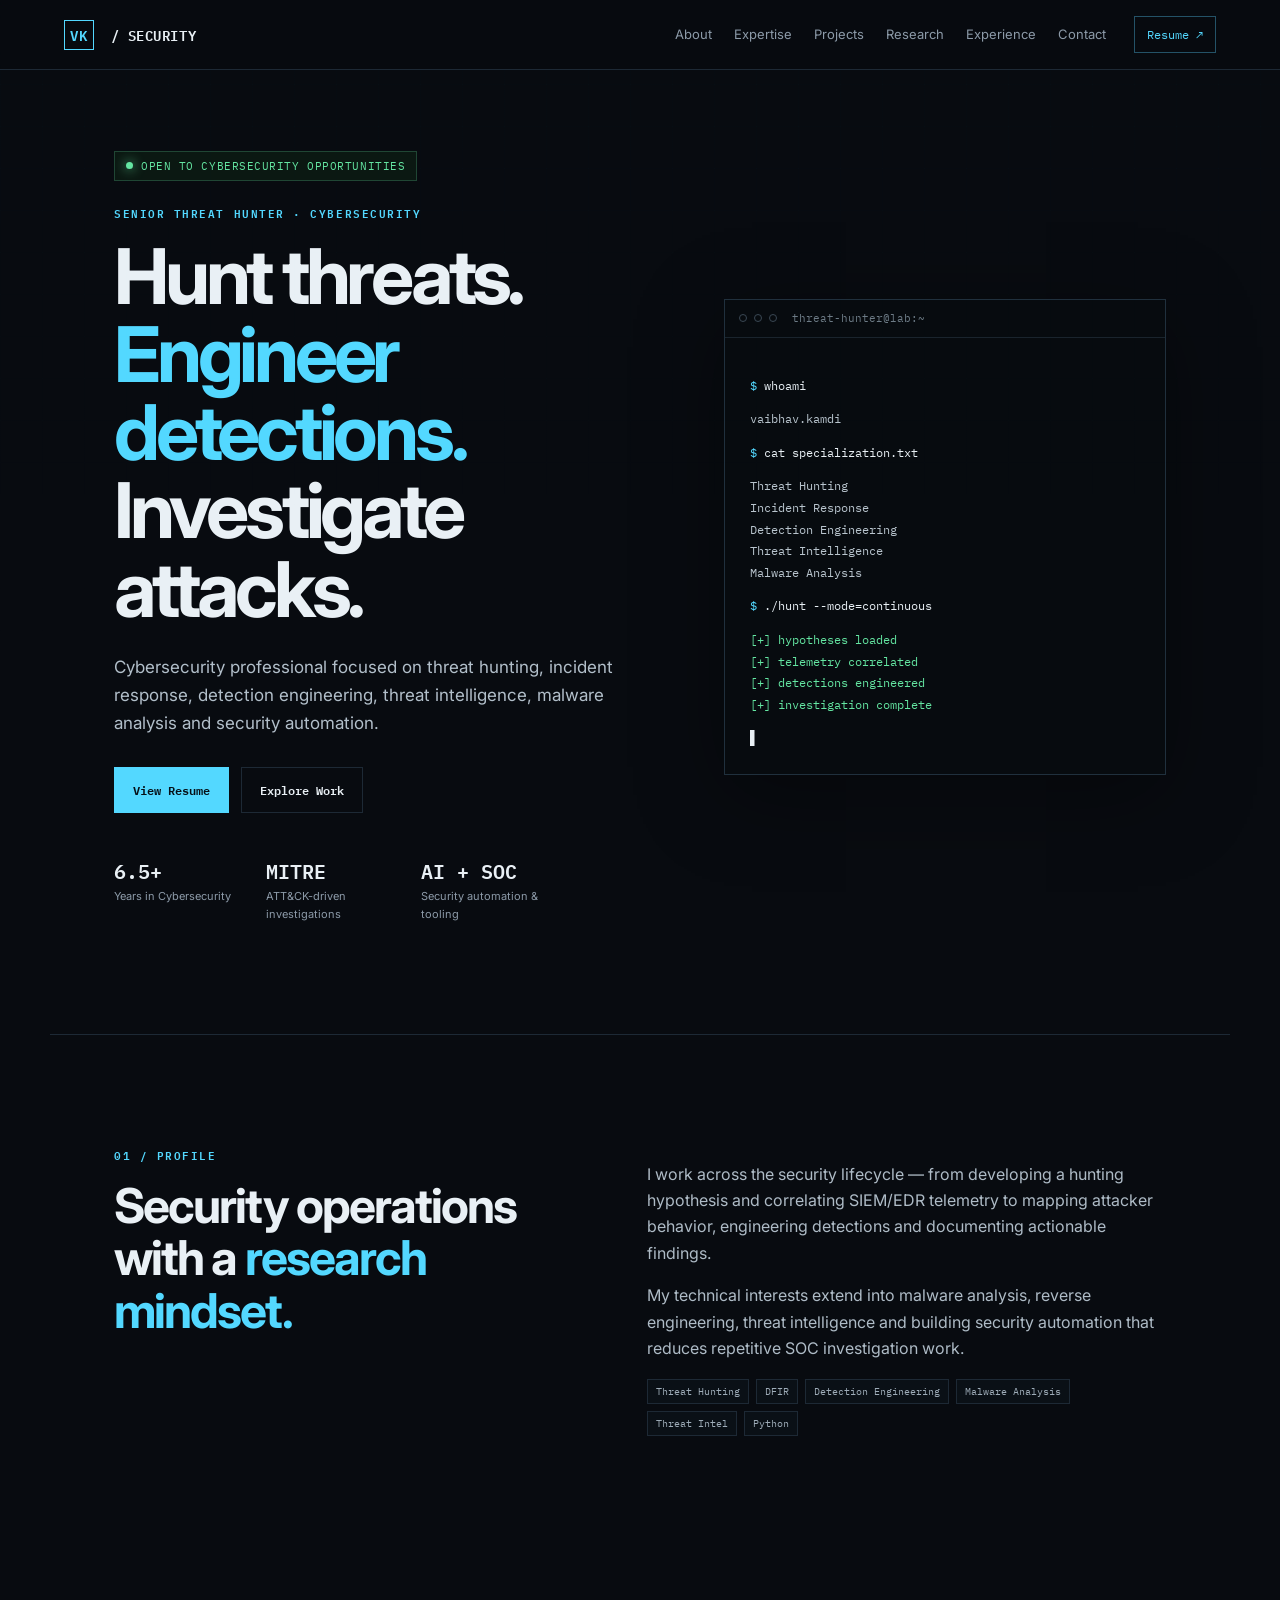
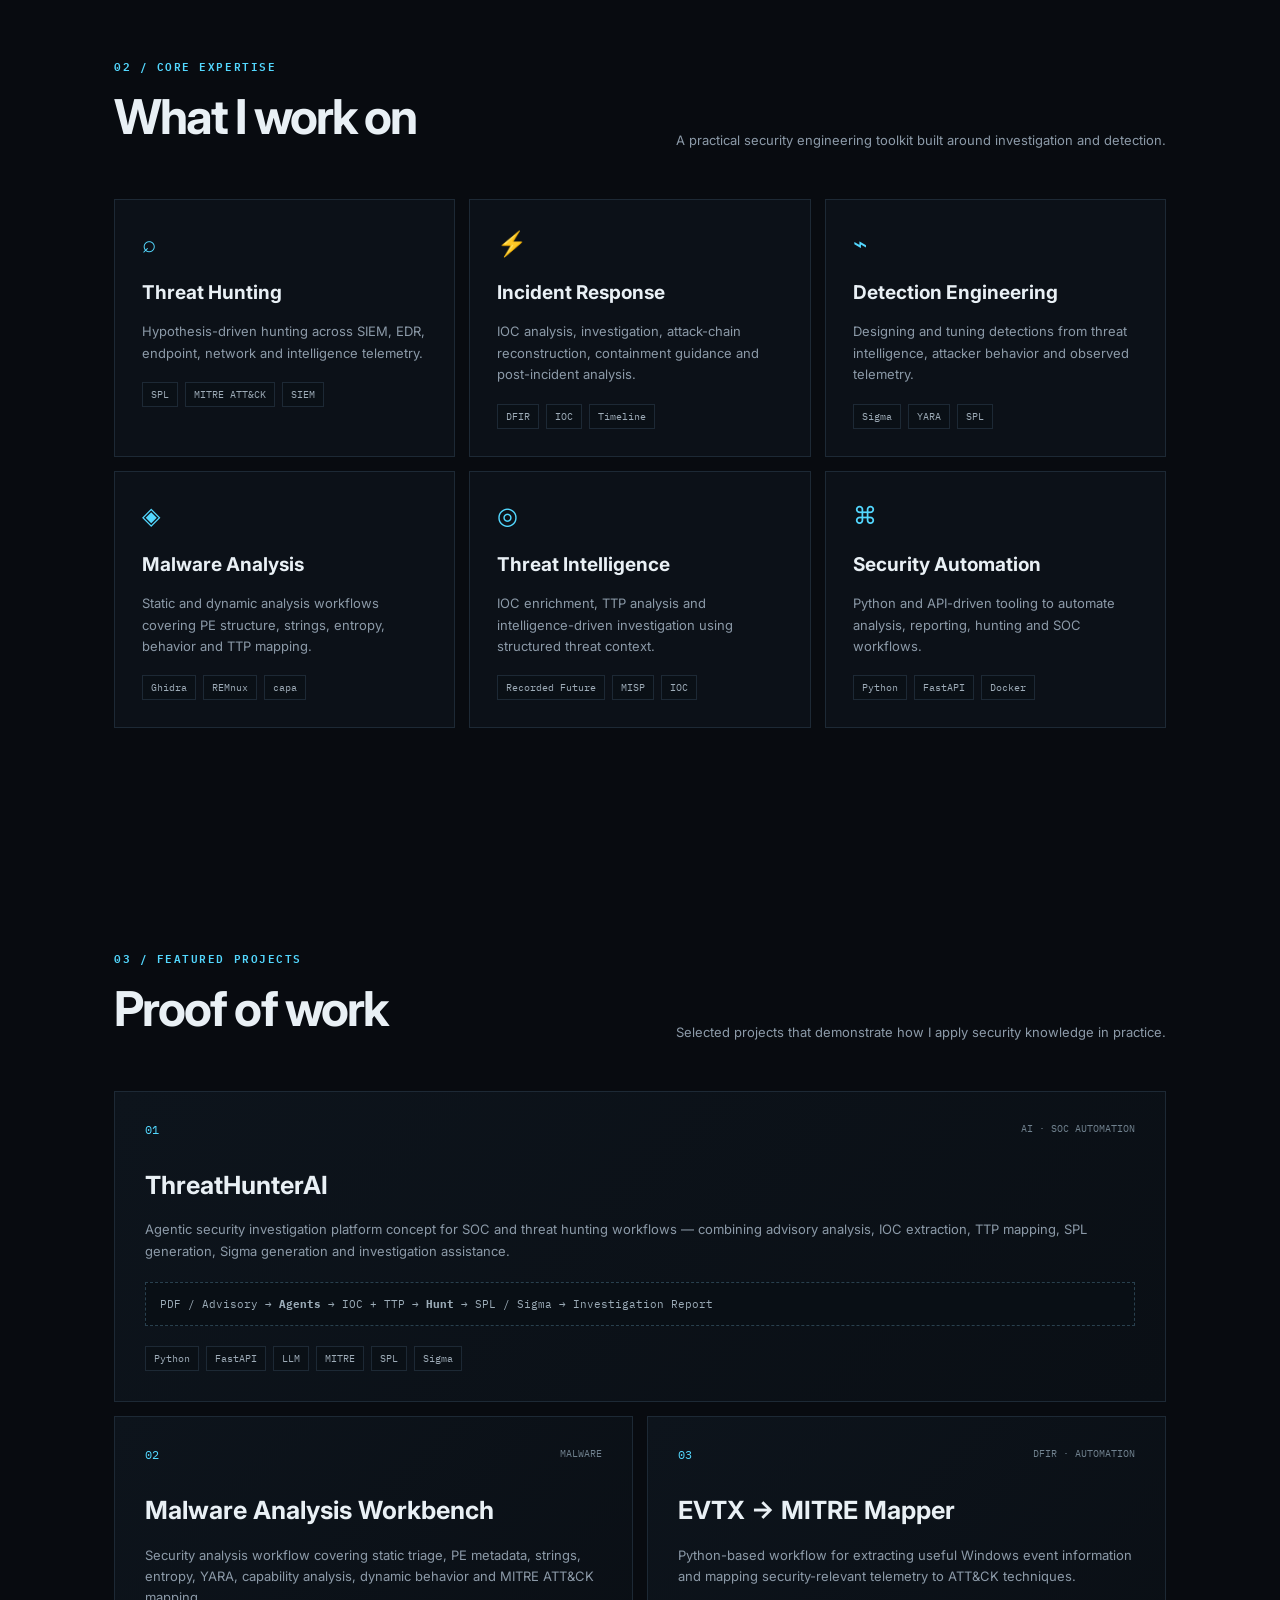
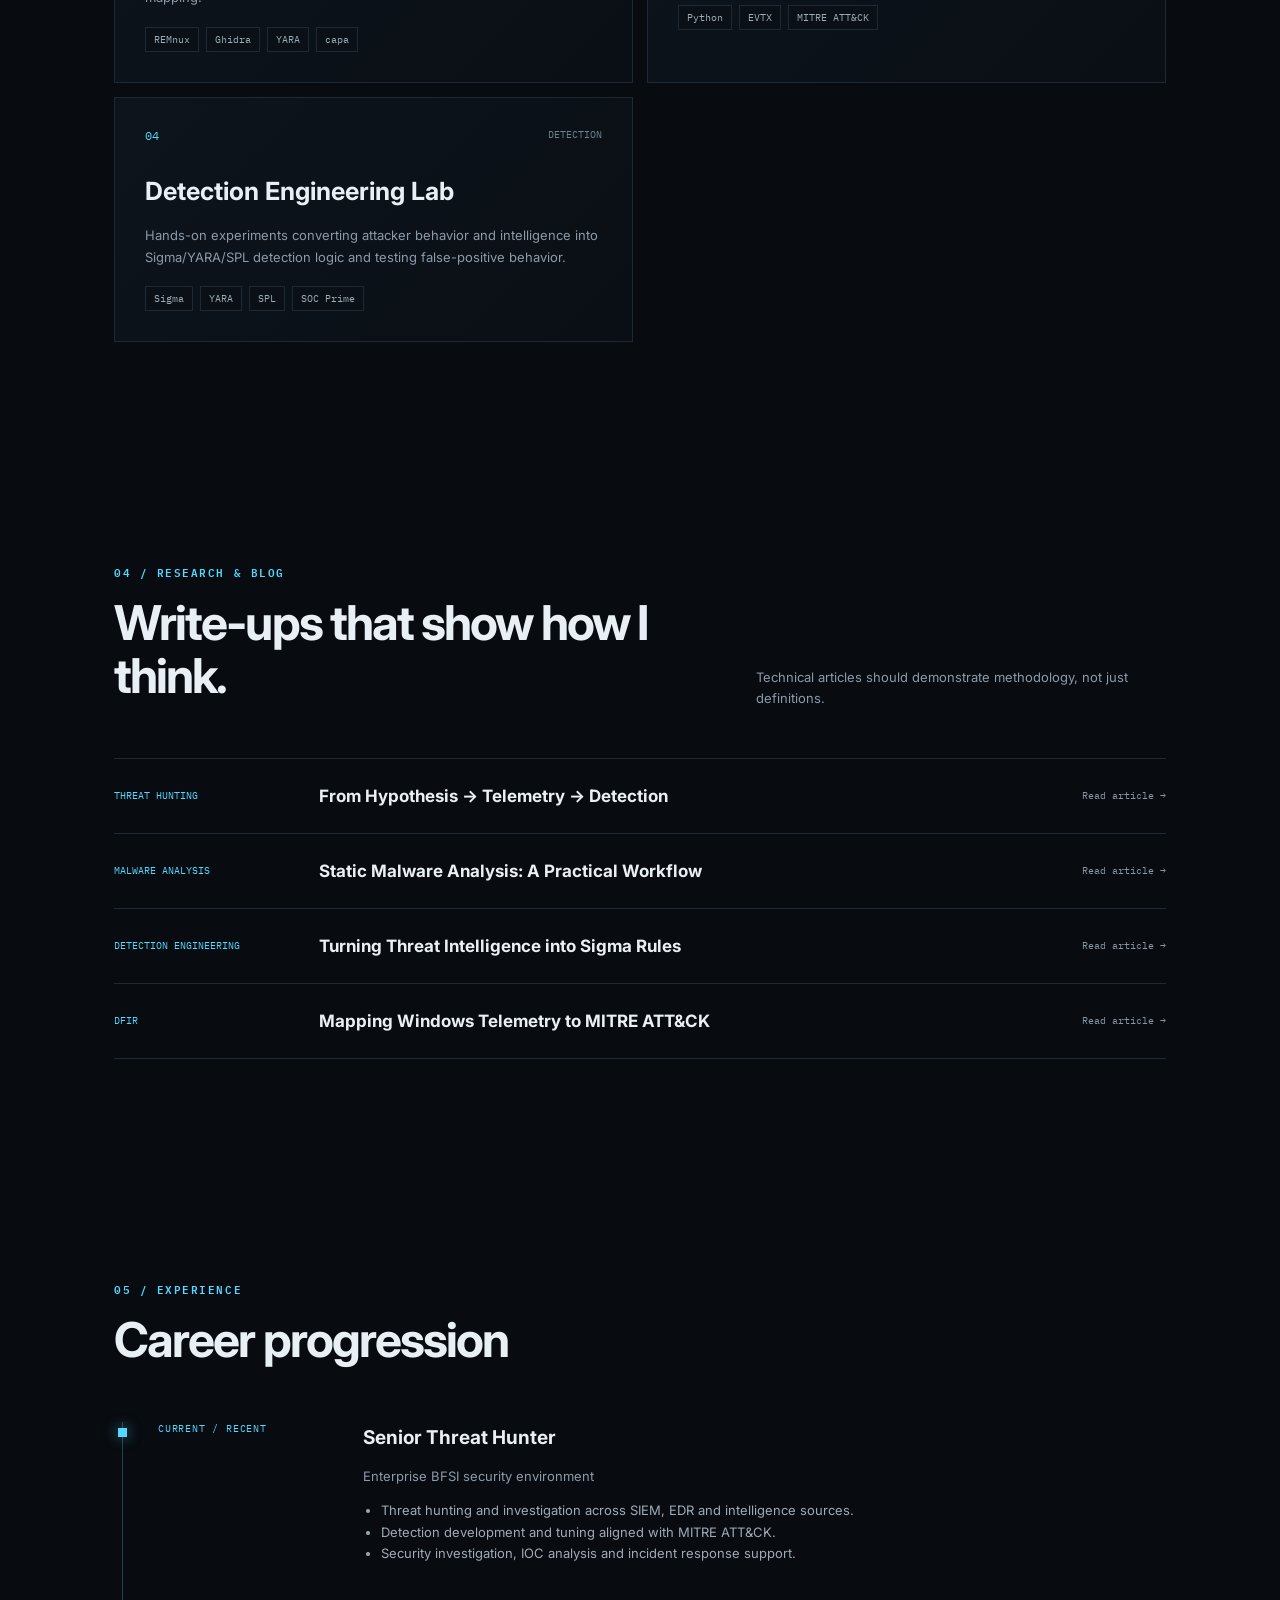
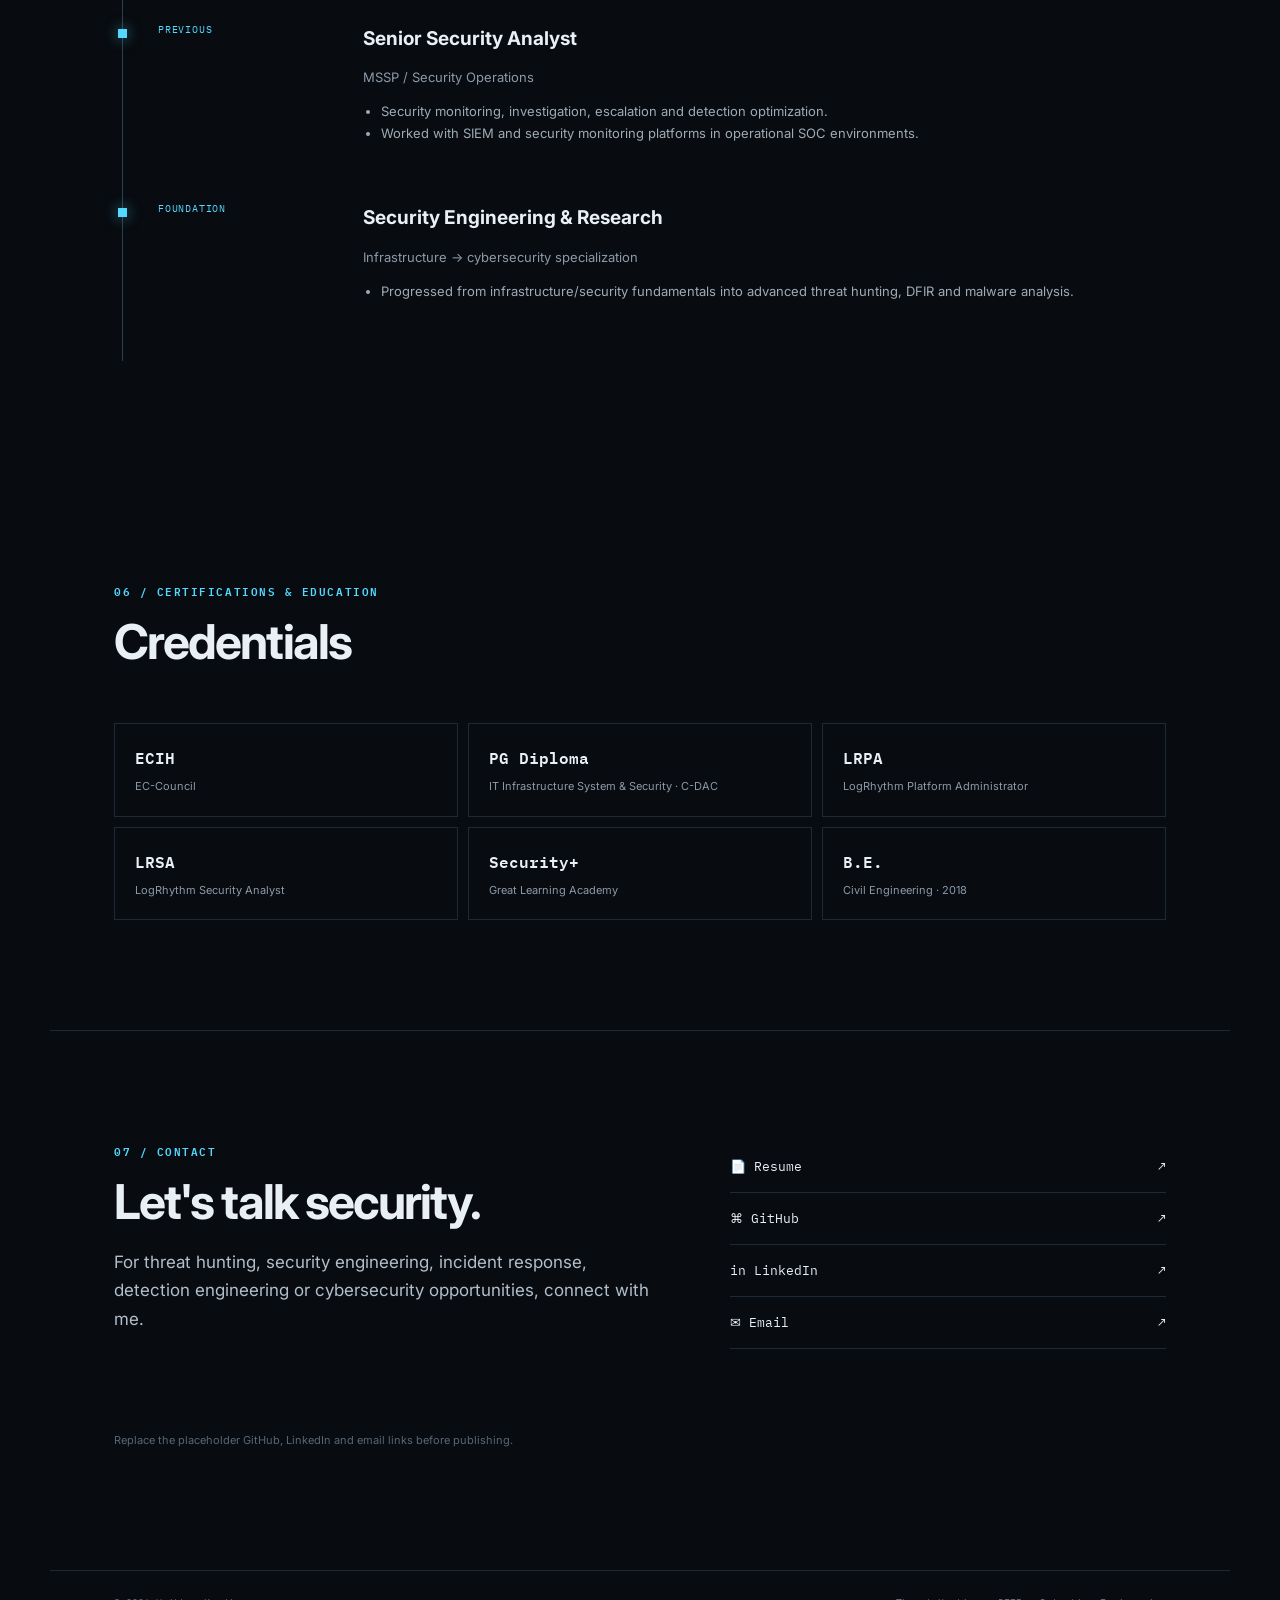
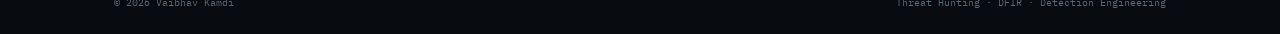
<file: index.html>
<!DOCTYPE html>
<html lang="en">
<head>
  <meta charset="UTF-8">
  <meta name="viewport" content="width=device-width, initial-scale=1.0">
  <meta name="description" content="Vaibhav Kamdi — Senior Threat Hunter and Cybersecurity Professional specializing in threat hunting, incident response, detection engineering, threat intelligence, malware analysis and security automation.">
  <meta name="author" content="Vaibhav Kamdi">
  <meta property="og:title" content="Vaibhav Kamdi | Senior Threat Hunter">
  <meta property="og:description" content="Threat Hunting • DFIR • Detection Engineering • Threat Intelligence • Malware Analysis • Security Automation">
  <meta property="og:type" content="website">
  <title>Vaibhav Kamdi | Senior Threat Hunter & Cybersecurity Professional</title>
  <link rel="stylesheet" href="assets/style.css">
</head>
<body>
  <div class="grid-bg"></div>
  <header class="nav">
    <a class="brand" href="#home"><span>VK</span> / SECURITY</a>
    <button class="menu-toggle" aria-label="Toggle navigation">☰</button>
    <nav id="nav-links">
      <a href="#about">About</a>
      <a href="#expertise">Expertise</a>
      <a href="#projects">Projects</a>
      <a href="#research">Research</a>
      <a href="#experience">Experience</a>
      <a href="#contact">Contact</a>
    </nav>
    <a class="nav-resume" href="resume.html">Resume ↗</a>
  </header>

  <main id="home">
    <section class="hero section">
      <div class="hero-copy">
        <div class="status"><i></i> OPEN TO CYBERSECURITY OPPORTUNITIES</div>
        <p class="eyebrow">SENIOR THREAT HUNTER · CYBERSECURITY</p>
        <h1>Hunt threats.<br><em>Engineer detections.</em><br>Investigate attacks.</h1>
        <p class="lead">Cybersecurity professional focused on threat hunting, incident response, detection engineering, threat intelligence, malware analysis and security automation.</p>
        <div class="hero-actions">
          <a class="btn primary" href="resume.html">View Resume</a>
          <a class="btn ghost" href="#projects">Explore Work</a>
        </div>
        <div class="metrics">
          <div><strong>6.5+</strong><span>Years in Cybersecurity</span></div>
          <div><strong>MITRE</strong><span>ATT&CK-driven investigations</span></div>
          <div><strong>AI + SOC</strong><span>Security automation & tooling</span></div>
        </div>
      </div>
      <div class="terminal">
        <div class="terminal-bar"><span></span><span></span><span></span><b>threat-hunter@lab:~</b></div>
        <div class="terminal-body">
          <p><span class="prompt">$</span> whoami</p>
          <p class="out">vaibhav.kamdi</p>
          <p><span class="prompt">$</span> cat specialization.txt</p>
          <p class="out">Threat Hunting<br>Incident Response<br>Detection Engineering<br>Threat Intelligence<br>Malware Analysis</p>
          <p><span class="prompt">$</span> ./hunt --mode=continuous</p>
          <p class="success">[+] hypotheses loaded<br>[+] telemetry correlated<br>[+] detections engineered<br>[+] investigation complete</p>
          <span class="cursor">▋</span>
        </div>
      </div>
    </section>

    <section id="about" class="section split">
      <div>
        <p class="eyebrow">01 / PROFILE</p>
        <h2>Security operations with a <em>research mindset.</em></h2>
      </div>
      <div class="prose">
        <p>I work across the security lifecycle — from developing a hunting hypothesis and correlating SIEM/EDR telemetry to mapping attacker behavior, engineering detections and documenting actionable findings.</p>
        <p>My technical interests extend into malware analysis, reverse engineering, threat intelligence and building security automation that reduces repetitive SOC investigation work.</p>
        <div class="chips"><span>Threat Hunting</span><span>DFIR</span><span>Detection Engineering</span><span>Malware Analysis</span><span>Threat Intel</span><span>Python</span></div>
      </div>
    </section>

    <section id="expertise" class="section">
      <div class="section-head">
        <div><p class="eyebrow">02 / CORE EXPERTISE</p><h2>What I work on</h2></div>
        <p class="muted">A practical security engineering toolkit built around investigation and detection.</p>
      </div>
      <div class="cards expertise-grid">
        <article class="card"><div class="icon">⌕</div><h3>Threat Hunting</h3><p>Hypothesis-driven hunting across SIEM, EDR, endpoint, network and intelligence telemetry.</p><div class="tags"><span>SPL</span><span>MITRE ATT&CK</span><span>SIEM</span></div></article>
        <article class="card"><div class="icon">⚡</div><h3>Incident Response</h3><p>IOC analysis, investigation, attack-chain reconstruction, containment guidance and post-incident analysis.</p><div class="tags"><span>DFIR</span><span>IOC</span><span>Timeline</span></div></article>
        <article class="card"><div class="icon">⌁</div><h3>Detection Engineering</h3><p>Designing and tuning detections from threat intelligence, attacker behavior and observed telemetry.</p><div class="tags"><span>Sigma</span><span>YARA</span><span>SPL</span></div></article>
        <article class="card"><div class="icon">◈</div><h3>Malware Analysis</h3><p>Static and dynamic analysis workflows covering PE structure, strings, entropy, behavior and TTP mapping.</p><div class="tags"><span>Ghidra</span><span>REMnux</span><span>capa</span></div></article>
        <article class="card"><div class="icon">◎</div><h3>Threat Intelligence</h3><p>IOC enrichment, TTP analysis and intelligence-driven investigation using structured threat context.</p><div class="tags"><span>Recorded Future</span><span>MISP</span><span>IOC</span></div></article>
        <article class="card"><div class="icon">⌘</div><h3>Security Automation</h3><p>Python and API-driven tooling to automate analysis, reporting, hunting and SOC workflows.</p><div class="tags"><span>Python</span><span>FastAPI</span><span>Docker</span></div></article>
      </div>
    </section>

    <section id="projects" class="section">
      <div class="section-head">
        <div><p class="eyebrow">03 / FEATURED PROJECTS</p><h2>Proof of work</h2></div>
        <p class="muted">Selected projects that demonstrate how I apply security knowledge in practice.</p>
      </div>
      <div class="project-grid">
        <article class="project featured">
          <div class="project-top"><span class="project-num">01</span><span class="label">AI · SOC AUTOMATION</span></div>
          <h3>ThreatHunterAI</h3>
          <p>Agentic security investigation platform concept for SOC and threat hunting workflows — combining advisory analysis, IOC extraction, TTP mapping, SPL generation, Sigma generation and investigation assistance.</p>
          <div class="architecture">PDF / Advisory → <b>Agents</b> → IOC + TTP → <b>Hunt</b> → SPL / Sigma → Investigation Report</div>
          <div class="tags"><span>Python</span><span>FastAPI</span><span>LLM</span><span>MITRE</span><span>SPL</span><span>Sigma</span></div>
        </article>
        <article class="project">
          <div class="project-top"><span class="project-num">02</span><span class="label">MALWARE</span></div>
          <h3>Malware Analysis Workbench</h3>
          <p>Security analysis workflow covering static triage, PE metadata, strings, entropy, YARA, capability analysis, dynamic behavior and MITRE ATT&CK mapping.</p>
          <div class="tags"><span>REMnux</span><span>Ghidra</span><span>YARA</span><span>capa</span></div>
        </article>
        <article class="project">
          <div class="project-top"><span class="project-num">03</span><span class="label">DFIR · AUTOMATION</span></div>
          <h3>EVTX → MITRE Mapper</h3>
          <p>Python-based workflow for extracting useful Windows event information and mapping security-relevant telemetry to ATT&CK techniques.</p>
          <div class="tags"><span>Python</span><span>EVTX</span><span>MITRE ATT&CK</span></div>
        </article>
        <article class="project">
          <div class="project-top"><span class="project-num">04</span><span class="label">DETECTION</span></div>
          <h3>Detection Engineering Lab</h3>
          <p>Hands-on experiments converting attacker behavior and intelligence into Sigma/YARA/SPL detection logic and testing false-positive behavior.</p>
          <div class="tags"><span>Sigma</span><span>YARA</span><span>SPL</span><span>SOC Prime</span></div>
        </article>
      </div>
    </section>

    <section id="research" class="section research">
      <div class="section-head">
        <div><p class="eyebrow">04 / RESEARCH & BLOG</p><h2>Write-ups that show how I think.</h2></div>
        <p class="muted">Technical articles should demonstrate methodology, not just definitions.</p>
      </div>
      <div class="research-list">
        <a class="research-item" href="blog.html"><span>THREAT HUNTING</span><h3>From Hypothesis → Telemetry → Detection</h3><b>Read article →</b></a>
        <a class="research-item" href="blog.html"><span>MALWARE ANALYSIS</span><h3>Static Malware Analysis: A Practical Workflow</h3><b>Read article →</b></a>
        <a class="research-item" href="blog.html"><span>DETECTION ENGINEERING</span><h3>Turning Threat Intelligence into Sigma Rules</h3><b>Read article →</b></a>
        <a class="research-item" href="blog.html"><span>DFIR</span><h3>Mapping Windows Telemetry to MITRE ATT&CK</h3><b>Read article →</b></a>
      </div>
    </section>

    <section id="experience" class="section">
      <div class="section-head"><div><p class="eyebrow">05 / EXPERIENCE</p><h2>Career progression</h2></div></div>
      <div class="timeline">
        <article><div class="time">CURRENT / RECENT</div><div><h3>Senior Threat Hunter</h3><p class="muted">Enterprise BFSI security environment</p><ul><li>Threat hunting and investigation across SIEM, EDR and intelligence sources.</li><li>Detection development and tuning aligned with MITRE ATT&CK.</li><li>Security investigation, IOC analysis and incident response support.</li></ul></div></article>
        <article><div class="time">PREVIOUS</div><div><h3>Senior Security Analyst</h3><p class="muted">MSSP / Security Operations</p><ul><li>Security monitoring, investigation, escalation and detection optimization.</li><li>Worked with SIEM and security monitoring platforms in operational SOC environments.</li></ul></div></article>
        <article><div class="time">FOUNDATION</div><div><h3>Security Engineering & Research</h3><p class="muted">Infrastructure → cybersecurity specialization</p><ul><li>Progressed from infrastructure/security fundamentals into advanced threat hunting, DFIR and malware analysis.</li></ul></div></article>
      </div>
    </section>

    <section class="section education">
      <div class="section-head"><div><p class="eyebrow">06 / CERTIFICATIONS & EDUCATION</p><h2>Credentials</h2></div></div>
      <div class="credential-grid">
        <div class="credential"><strong>ECIH</strong><span>EC-Council</span></div>
        <div class="credential"><strong>PG Diploma</strong><span>IT Infrastructure System & Security · C-DAC</span></div>
        <div class="credential"><strong>LRPA</strong><span>LogRhythm Platform Administrator</span></div>
        <div class="credential"><strong>LRSA</strong><span>LogRhythm Security Analyst</span></div>
        <div class="credential"><strong>Security+</strong><span>Great Learning Academy</span></div>
        <div class="credential"><strong>B.E.</strong><span>Civil Engineering · 2018</span></div>
      </div>
    </section>

    <section id="contact" class="section contact">
      <div>
        <p class="eyebrow">07 / CONTACT</p>
        <h2>Let's talk security.</h2>
        <p class="lead">For threat hunting, security engineering, incident response, detection engineering or cybersecurity opportunities, connect with me.</p>
      </div>
      <div class="contact-actions">
        <a class="contact-link" href="resume.html">📄 Resume <span>↗</span></a>
        <a class="contact-link" href="https://github.com/baroodkamdi" target="_blank" rel="noopener">⌘ GitHub <span>↗</span></a>
        <a class="contact-link" href="https://www.linkedin.com/in/vaibhav-kamdi-308164191/" target="_blank" rel="noopener">in LinkedIn <span>↗</span></a>
        <a class="contact-link" href="mailto:vaibhavkamdi@yahoo.com">✉ Email <span>↗</span></a>
      </div>
      <p class="small-note">Replace the placeholder GitHub, LinkedIn and email links before publishing.</p>
    </section>
  </main>

  <footer><span>© <span id="year"></span> Vaibhav Kamdi</span><span>Threat Hunting · DFIR · Detection Engineering</span></footer>
  <script src="assets/app.js"></script>
</body>
</html>
</file>
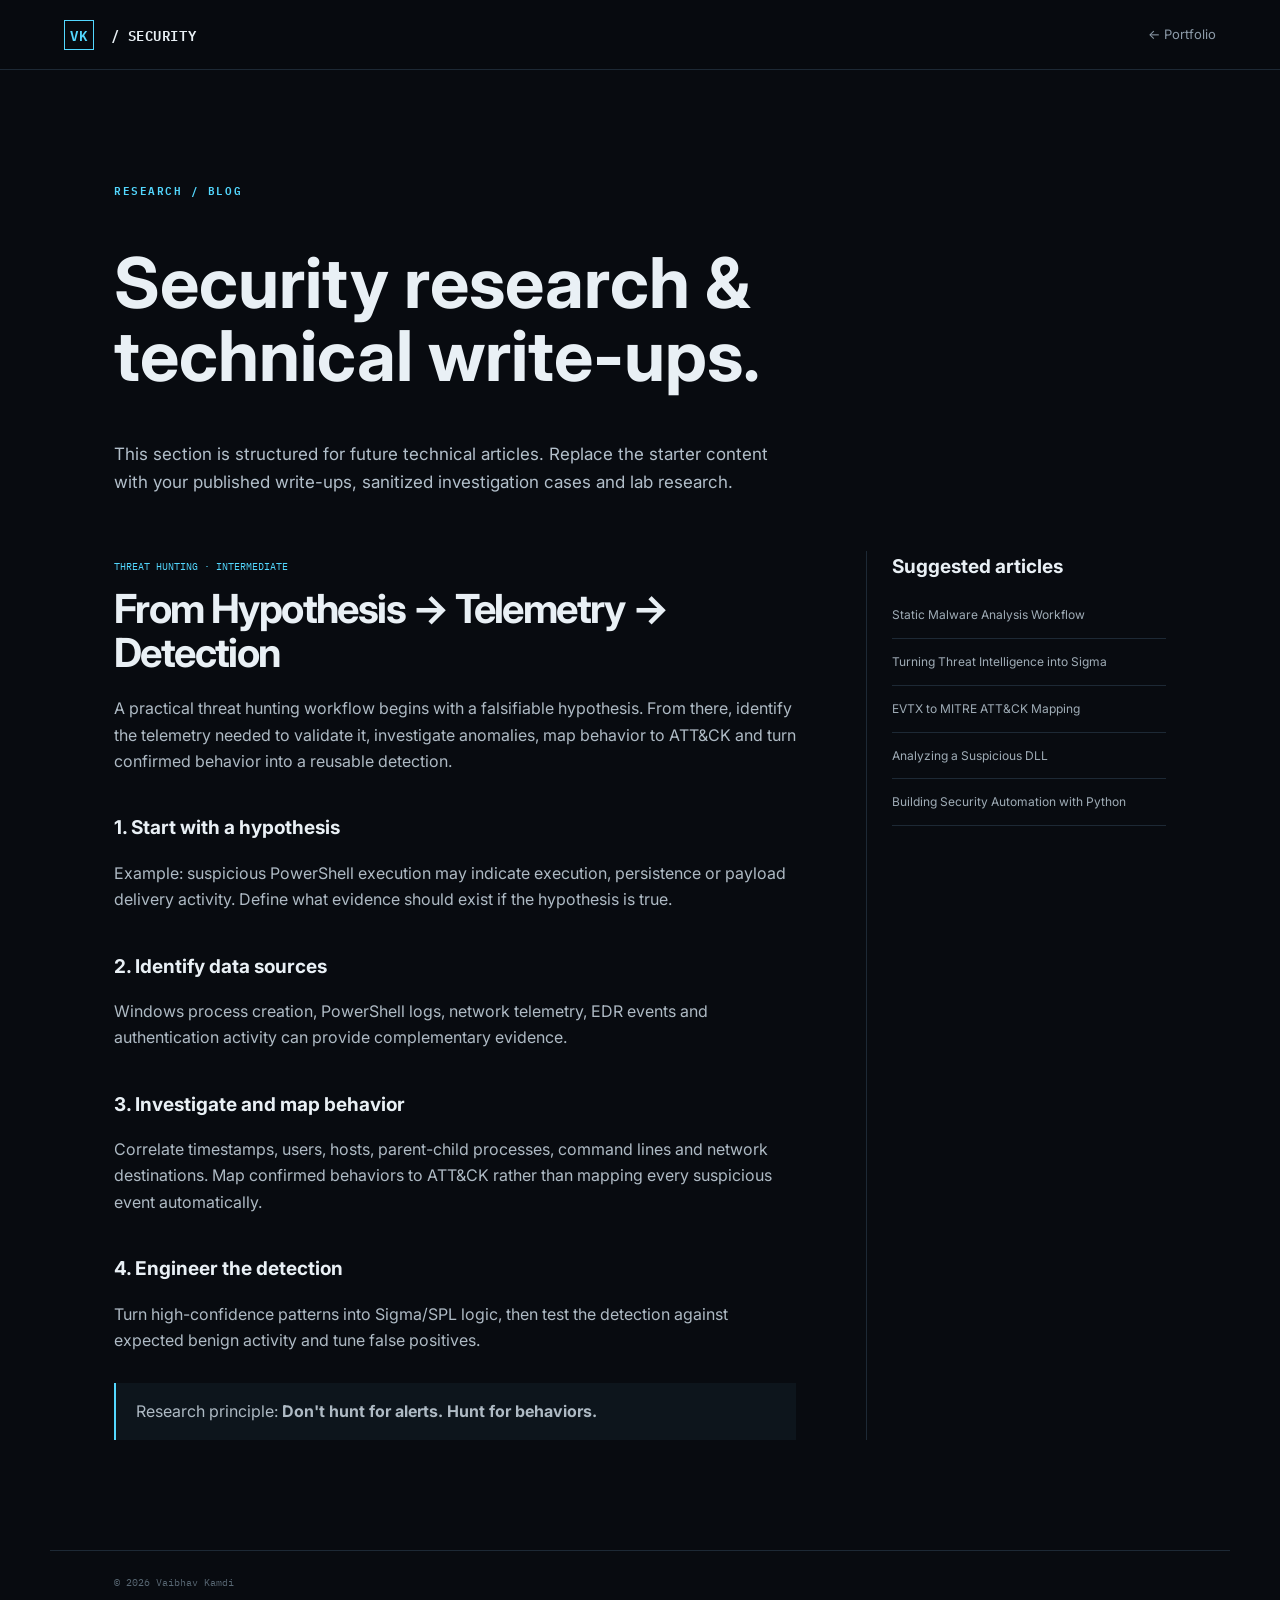
<file: blog.html>
<!DOCTYPE html>
<html lang="en"><head><meta charset="UTF-8"><meta name="viewport" content="width=device-width, initial-scale=1.0">
<title>Research & Blog | Vaibhav Kamdi</title><link rel="stylesheet" href="assets/style.css"></head>
<body>
<header class="nav"><a class="brand" href="index.html"><span>VK</span> / SECURITY</a><nav><a href="index.html">← Portfolio</a></nav></header>
<main class="section blog-page">
<p class="eyebrow">RESEARCH / BLOG</p><h1>Security research & technical write-ups.</h1>
<p class="lead">This section is structured for future technical articles. Replace the starter content with your published write-ups, sanitized investigation cases and lab research.</p>
<div class="article-layout">
<article class="article"><span>THREAT HUNTING · INTERMEDIATE</span><h2>From Hypothesis → Telemetry → Detection</h2><p>A practical threat hunting workflow begins with a falsifiable hypothesis. From there, identify the telemetry needed to validate it, investigate anomalies, map behavior to ATT&CK and turn confirmed behavior into a reusable detection.</p><h3>1. Start with a hypothesis</h3><p>Example: suspicious PowerShell execution may indicate execution, persistence or payload delivery activity. Define what evidence should exist if the hypothesis is true.</p><h3>2. Identify data sources</h3><p>Windows process creation, PowerShell logs, network telemetry, EDR events and authentication activity can provide complementary evidence.</p><h3>3. Investigate and map behavior</h3><p>Correlate timestamps, users, hosts, parent-child processes, command lines and network destinations. Map confirmed behaviors to ATT&CK rather than mapping every suspicious event automatically.</p><h3>4. Engineer the detection</h3><p>Turn high-confidence patterns into Sigma/SPL logic, then test the detection against expected benign activity and tune false positives.</p><div class="callout">Research principle: <b>Don't hunt for alerts. Hunt for behaviors.</b></div></article>
<aside class="blog-side"><h3>Suggested articles</h3><a href="#">Static Malware Analysis Workflow</a><a href="#">Turning Threat Intelligence into Sigma</a><a href="#">EVTX to MITRE ATT&CK Mapping</a><a href="#">Analyzing a Suspicious DLL</a><a href="#">Building Security Automation with Python</a></aside>
</div></main><footer><span>© <span id="year"></span> Vaibhav Kamdi</span></footer><script src="assets/app.js"></script></body></html>
</file>
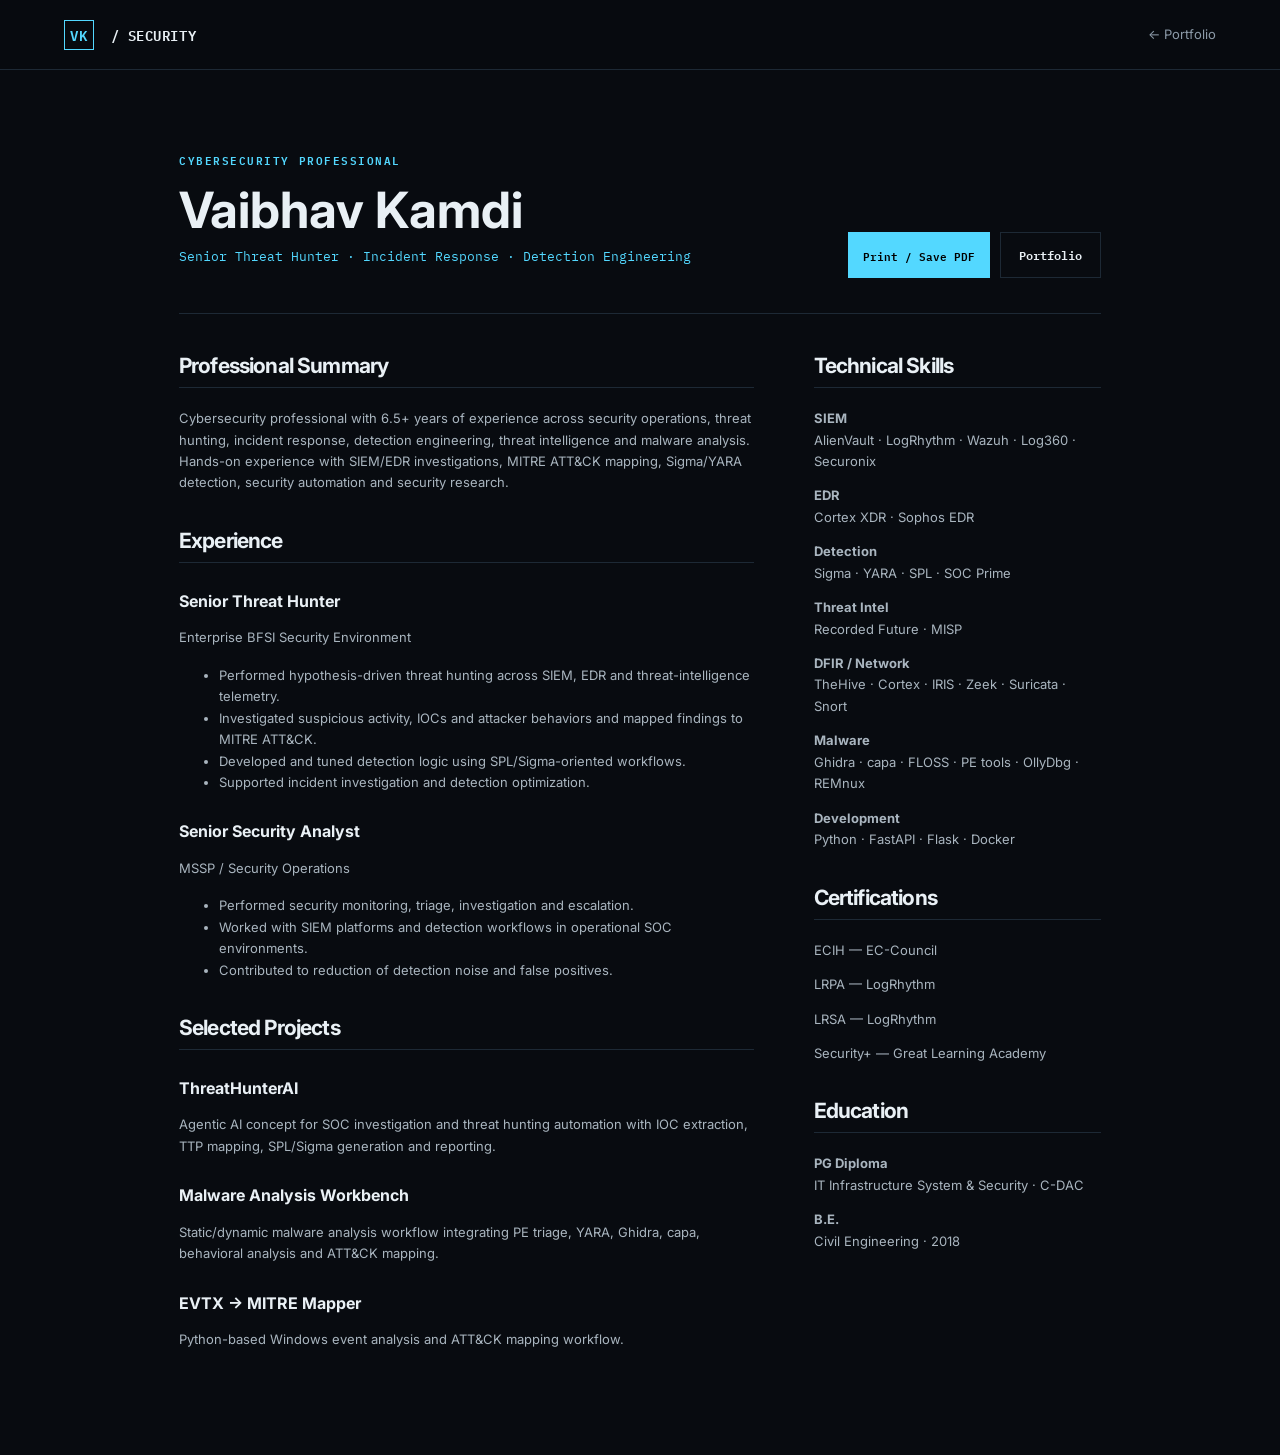
<file: resume.html>
<!DOCTYPE html>
<html lang="en">
<head>
<meta charset="UTF-8"><meta name="viewport" content="width=device-width, initial-scale=1.0">
<title>Resume | Vaibhav Kamdi</title><link rel="stylesheet" href="assets/style.css">
</head>
<body class="resume-page">
<header class="nav"><a class="brand" href="index.html"><span>VK</span> / SECURITY</a><nav><a href="index.html">← Portfolio</a></nav></header>
<main class="resume-wrap">
  <div class="resume-head">
    <div><p class="eyebrow">CYBERSECURITY PROFESSIONAL</p><h1>Vaibhav Kamdi</h1><p class="resume-role">Senior Threat Hunter · Incident Response · Detection Engineering</p></div>
    <div class="resume-buttons"><button onclick="window.print()">Print / Save PDF</button><a class="btn ghost" href="index.html">Portfolio</a></div>
  </div>
  <div class="resume-grid">
    <section>
      <h2>Professional Summary</h2>
      <p>Cybersecurity professional with 6.5+ years of experience across security operations, threat hunting, incident response, detection engineering, threat intelligence and malware analysis. Hands-on experience with SIEM/EDR investigations, MITRE ATT&CK mapping, Sigma/YARA detection, security automation and security research.</p>
      <h2>Experience</h2>
      <div class="r-item"><h3>Senior Threat Hunter</h3><p class="muted">Enterprise BFSI Security Environment</p><ul><li>Performed hypothesis-driven threat hunting across SIEM, EDR and threat-intelligence telemetry.</li><li>Investigated suspicious activity, IOCs and attacker behaviors and mapped findings to MITRE ATT&CK.</li><li>Developed and tuned detection logic using SPL/Sigma-oriented workflows.</li><li>Supported incident investigation and detection optimization.</li></ul></div>
      <div class="r-item"><h3>Senior Security Analyst</h3><p class="muted">MSSP / Security Operations</p><ul><li>Performed security monitoring, triage, investigation and escalation.</li><li>Worked with SIEM platforms and detection workflows in operational SOC environments.</li><li>Contributed to reduction of detection noise and false positives.</li></ul></div>
      <h2>Selected Projects</h2>
      <div class="r-item"><h3>ThreatHunterAI</h3><p>Agentic AI concept for SOC investigation and threat hunting automation with IOC extraction, TTP mapping, SPL/Sigma generation and reporting.</p></div>
      <div class="r-item"><h3>Malware Analysis Workbench</h3><p>Static/dynamic malware analysis workflow integrating PE triage, YARA, Ghidra, capa, behavioral analysis and ATT&CK mapping.</p></div>
      <div class="r-item"><h3>EVTX → MITRE Mapper</h3><p>Python-based Windows event analysis and ATT&CK mapping workflow.</p></div>
    </section>
    <aside>
      <h2>Technical Skills</h2>
      <p><b>SIEM</b><br>AlienVault · LogRhythm · Wazuh · Log360 · Securonix</p>
      <p><b>EDR</b><br>Cortex XDR · Sophos EDR</p>
      <p><b>Detection</b><br>Sigma · YARA · SPL · SOC Prime</p>
      <p><b>Threat Intel</b><br>Recorded Future · MISP</p>
      <p><b>DFIR / Network</b><br>TheHive · Cortex · IRIS · Zeek · Suricata · Snort</p>
      <p><b>Malware</b><br>Ghidra · capa · FLOSS · PE tools · OllyDbg · REMnux</p>
      <p><b>Development</b><br>Python · FastAPI · Flask · Docker</p>
      <h2>Certifications</h2>
      <p>ECIH — EC-Council</p><p>LRPA — LogRhythm</p><p>LRSA — LogRhythm</p><p>Security+ — Great Learning Academy</p>
      <h2>Education</h2><p><b>PG Diploma</b><br>IT Infrastructure System & Security · C-DAC</p><p><b>B.E.</b><br>Civil Engineering · 2018</p>
    </aside>
  </div>
</main>
<script src="assets/app.js"></script>
</body></html>
</file>
<file: assets/style.css>
@import url('https://fonts.googleapis.com/css2?family=IBM+Plex+Mono:wght@400;500;600&family=Inter:wght@400;500;600;700;800&display=swap');
:root{--bg:#080b10;--panel:#0d131b;--panel2:#101821;--line:#1d2935;--text:#e9f0f5;--muted:#8c9aa8;--cyan:#53d8ff;--green:#64e6a2;--max:1180px}
*{box-sizing:border-box}html{scroll-behavior:smooth}body{margin:0;background:var(--bg);color:var(--text);font-family:Inter,system-ui,sans-serif;line-height:1.65}.grid-bg{position:fixed;inset:0;pointer-events:none;opacity:.3;background-image:linear-gradient(rgba(83,216,255,.035) 1px,transparent 1px),linear-gradient(90deg,rgba(83,216,255,.035) 1px,transparent 1px);background-size:42px 42px;mask-image:linear-gradient(to bottom,#000,transparent 90%)}a{color:inherit;text-decoration:none}.nav{position:sticky;top:0;z-index:20;height:70px;display:flex;align-items:center;gap:28px;padding:0 5%;background:rgba(8,11,16,.86);backdrop-filter:blur(16px);border-bottom:1px solid var(--line)}.brand{font-family:"IBM Plex Mono";font-weight:600;font-size:14px;letter-spacing:.04em;margin-right:auto}.brand span{display:inline-grid;place-items:center;width:30px;height:30px;border:1px solid var(--cyan);color:var(--cyan);margin-right:8px}.nav nav{display:flex;gap:22px}.nav nav a{font-size:13px;color:var(--muted);transition:.2s}.nav nav a:hover{color:var(--text)}.nav-resume{font-family:"IBM Plex Mono";font-size:12px;color:var(--cyan);border:1px solid #245267;padding:8px 12px}.menu-toggle{display:none;background:none;border:0;color:var(--text);font-size:22px}.section{max-width:var(--max);margin:auto;padding:110px 5%}.hero{min-height:calc(100vh - 70px);display:grid;grid-template-columns:1.1fr .9fr;gap:70px;align-items:center;padding-top:80px}.status{display:inline-flex;align-items:center;gap:8px;border:1px solid #204634;background:#0b1812;color:var(--green);padding:7px 11px;font:11px "IBM Plex Mono";letter-spacing:.05em;margin-bottom:22px}.status i{width:7px;height:7px;border-radius:50%;background:var(--green);box-shadow:0 0 12px var(--green)}.eyebrow{font:600 11px "IBM Plex Mono";letter-spacing:.14em;color:var(--cyan);margin:0 0 16px}.hero h1{font-size:clamp(42px,6vw,78px);line-height:1.02;letter-spacing:-.055em;margin:0 0 24px}.hero h1 em,h2 em{color:var(--cyan);font-style:normal}.lead{font-size:17px;color:#b2bfca;max-width:680px}.hero-actions{display:flex;gap:12px;margin:30px 0 42px}.btn{display:inline-block;padding:12px 18px;font:600 12px "IBM Plex Mono";border:1px solid var(--line)}.btn.primary{background:var(--cyan);color:#061017;border-color:var(--cyan)}.btn.ghost{color:var(--text)}.metrics{display:flex;gap:35px}.metrics div{display:flex;flex-direction:column}.metrics strong{font:600 20px "IBM Plex Mono";color:var(--text)}.metrics span{font-size:11px;color:var(--muted);max-width:120px}.terminal{border:1px solid #20303d;background:#070b0f;box-shadow:0 20px 80px rgba(0,0,0,.35)}.terminal-bar{height:38px;display:flex;align-items:center;gap:7px;padding:0 14px;border-bottom:1px solid #1a242d;font:11px "IBM Plex Mono";color:#6d7b86}.terminal-bar span{width:8px;height:8px;border-radius:50%;border:1px solid #3a4854}.terminal-bar b{margin-left:8px;font-weight:400}.terminal-body{padding:25px;font:12px/1.8 "IBM Plex Mono";min-height:390px}.prompt{color:var(--cyan)}.out{color:#b9c5ce}.success{color:var(--green)}.cursor{animation:blink 1s infinite}@keyframes blink{50%{opacity:0}}.split{display:grid;grid-template-columns:1fr 1.2fr;gap:100px;border-top:1px solid var(--line)}h2{font-size:clamp(30px,4vw,48px);line-height:1.1;letter-spacing:-.04em;margin:0 0 20px}h3{margin:0 0 10px;font-size:19px}.prose{color:#aebbc6}.chips,.tags{display:flex;flex-wrap:wrap;gap:7px;margin-top:18px}.chips span,.tags span{border:1px solid var(--line);padding:5px 8px;color:#9eacb8;font:10px "IBM Plex Mono";background:#0a1016}.section-head{display:flex;justify-content:space-between;align-items:end;gap:40px;margin-bottom:35px}.muted{color:var(--muted);font-size:13px}.cards{display:grid;grid-template-columns:repeat(3,1fr);gap:14px}.card{padding:27px;border:1px solid var(--line);background:rgba(13,19,27,.8);transition:.25s}.card:hover,.project:hover{border-color:#315364;transform:translateY(-3px)}.icon{font:24px "IBM Plex Mono";color:var(--cyan);margin-bottom:18px}.card p,.project p{font-size:13px;color:var(--muted)}.project-grid{display:grid;grid-template-columns:1fr 1fr;gap:14px}.project{border:1px solid var(--line);padding:30px;background:linear-gradient(135deg,#0d141c,#0a0f15);transition:.25s}.project.featured{grid-column:span 2}.project-top{display:flex;justify-content:space-between;margin-bottom:28px}.project-num{font:12px "IBM Plex Mono";color:var(--cyan)}.label{font:10px "IBM Plex Mono";color:#70818e}.project h3{font-size:25px}.architecture{border:1px dashed #29404e;background:#090f15;padding:14px;margin:20px 0;font:11px "IBM Plex Mono";color:#9cacb8}.research-list{border-top:1px solid var(--line)}.research-item{display:grid;grid-template-columns:180px 1fr 110px;gap:25px;align-items:center;padding:23px 0;border-bottom:1px solid var(--line)}.research-item span{font:10px "IBM Plex Mono";color:var(--cyan)}.research-item h3{margin:0;font-size:17px}.research-item b{font:10px "IBM Plex Mono";color:#8797a4;text-align:right}.timeline{border-left:1px solid #29404e;margin-left:8px}.timeline article{display:grid;grid-template-columns:170px 1fr;gap:35px;padding:0 0 45px 35px;position:relative}.timeline article:before{content:"";position:absolute;left:-5px;top:6px;width:9px;height:9px;background:var(--cyan);box-shadow:0 0 14px rgba(83,216,255,.6)}.time{font:10px "IBM Plex Mono";color:var(--cyan);letter-spacing:.08em}.timeline ul{padding-left:18px;color:#9eabb5;font-size:13px}.credential-grid{display:grid;grid-template-columns:repeat(3,1fr);gap:10px}.credential{padding:20px;border:1px solid var(--line);display:flex;flex-direction:column}.credential strong{font:600 16px "IBM Plex Mono";color:var(--text)}.credential span{font-size:11px;color:var(--muted);margin-top:6px}.contact{display:grid;grid-template-columns:1fr .8fr;gap:70px;border-top:1px solid var(--line)}.contact-actions{display:flex;flex-direction:column}.contact-link{padding:17px 0;border-bottom:1px solid var(--line);display:flex;justify-content:space-between;font:13px "IBM Plex Mono"}.contact-link:hover{color:var(--cyan)}.small-note{grid-column:1/-1;color:#596874;font-size:11px}footer{max-width:var(--max);margin:auto;padding:25px 5%;border-top:1px solid var(--line);display:flex;justify-content:space-between;color:#596874;font:10px "IBM Plex Mono"}.resume-wrap{max-width:1050px;margin:auto;padding:80px 5%}.resume-head{display:flex;justify-content:space-between;align-items:end;border-bottom:1px solid var(--line);padding-bottom:35px;margin-bottom:40px}.resume-head h1{font-size:50px;line-height:1;margin:0 0 10px}.resume-role{color:var(--cyan);font:13px "IBM Plex Mono"}.resume-buttons{display:flex;gap:10px}.resume-buttons button{cursor:pointer;background:var(--cyan);border:0;padding:11px 15px;font:600 11px "IBM Plex Mono"}.resume-grid{display:grid;grid-template-columns:1.6fr .8fr;gap:60px}.resume-grid h2{font-size:21px;border-bottom:1px solid var(--line);padding-bottom:10px;margin-top:35px}.resume-grid h2:first-child{margin-top:0}.resume-grid p,.resume-grid li{font-size:13px;color:#a9b5bf}.r-item{margin:25px 0}.r-item h3{font-size:16px}.blog-page>h1{font-size:clamp(38px,6vw,70px);max-width:900px;line-height:1.05}.article-layout{display:grid;grid-template-columns:1fr 300px;gap:70px;margin-top:55px}.article{max-width:780px}.article>span{font:10px "IBM Plex Mono";color:var(--cyan)}.article h2{font-size:40px;margin-top:10px}.article h3{margin-top:38px}.article p{color:#aebac4}.callout{border-left:2px solid var(--cyan);padding:15px 20px;background:#0d151c;margin-top:30px;color:#aebac4}.blog-side{border-left:1px solid var(--line);padding-left:25px}.blog-side a{display:block;padding:13px 0;border-bottom:1px solid var(--line);font-size:12px;color:#9facb6}.blog-side a:hover{color:var(--cyan)}
@media(max-width:850px){.nav{padding:0 5%}.nav nav,.nav-resume{display:none}.menu-toggle{display:block}.nav.open nav{display:flex;position:absolute;top:70px;left:0;right:0;padding:20px 5%;background:#080b10;border-bottom:1px solid var(--line);flex-direction:column}.hero,.split,.contact,.resume-grid,.article-layout{grid-template-columns:1fr;gap:45px}.hero{padding-top:60px}.terminal{order:2}.cards,.credential-grid{grid-template-columns:1fr 1fr}.project-grid{grid-template-columns:1fr}.project.featured{grid-column:auto}.research-item{grid-template-columns:1fr}.research-item b{text-align:left}.section-head{display:block}.section-head .muted{margin-top:15px}.timeline article{grid-template-columns:1fr;gap:8px}.resume-head{display:block}.resume-buttons{margin-top:25px}.blog-side{border-left:0;border-top:1px solid var(--line);padding:25px 0}footer{display:block}footer span{display:block;margin:5px 0}}
@media(max-width:520px){.cards,.credential-grid{grid-template-columns:1fr}.hero h1{font-size:44px}.metrics{gap:18px;flex-wrap:wrap}.section{padding:75px 5%}}
@media print{body{background:#fff;color:#111}.nav,.resume-buttons{display:none}.resume-wrap{padding:0}.resume-grid p,.resume-grid li{color:#333}.resume-grid h2{color:#111}.resume-head{margin-bottom:20px}.resume-head h1{font-size:38px}}
</file>
